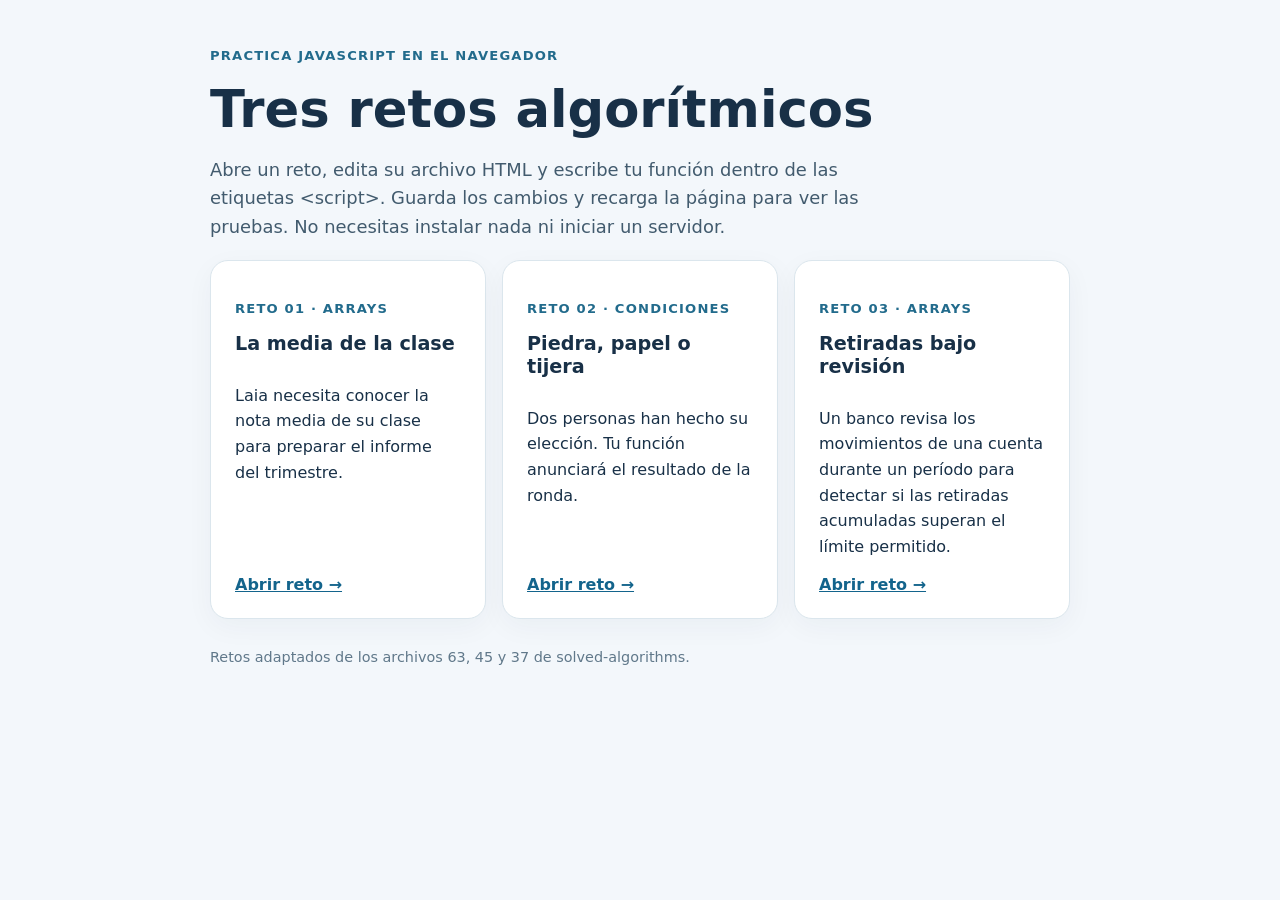
<file: index.html>
<!doctype html><html lang="es"><head><meta charset="utf-8"><meta name="viewport" content="width=device-width,initial-scale=1"><title>Retos algorítmicos en HTML</title><link rel="stylesheet" href="estilos.css"></head><body><main><header><p class="eyebrow">Practica JavaScript en el navegador</p><h1>Tres retos algorítmicos</h1><p class="intro">Abre un reto, edita su archivo HTML y escribe tu función dentro de las etiquetas &lt;script&gt;. Guarda los cambios y recarga la página para ver las pruebas. No necesitas instalar nada ni iniciar un servidor.</p></header><section class="tarjetas" aria-label="Retos disponibles"><article class="tarjeta"><p class="eyebrow">Reto 01 · Arrays</p><h2>La media de la clase</h2><p>Laia necesita conocer la nota media de su clase para preparar el informe del trimestre.</p><a href="01-media-clase.html">Abrir reto →</a></article><article class="tarjeta"><p class="eyebrow">Reto 02 · Condiciones</p><h2>Piedra, papel o tijera</h2><p>Dos personas han hecho su elección. Tu función anunciará el resultado de la ronda.</p><a href="02-piedra-papel-tijera.html">Abrir reto →</a></article><article class="tarjeta"><p class="eyebrow">Reto 03 · Arrays</p><h2>Retiradas bajo revisión</h2><p>Un banco revisa los movimientos de una cuenta durante un período para detectar si las retiradas acumuladas superan el límite permitido.</p><a href="03-retiradas.html">Abrir reto →</a></article></section><footer>Retos adaptados de los archivos 63, 45 y 37 de solved-algorithms.</footer></main></body></html>
</file>
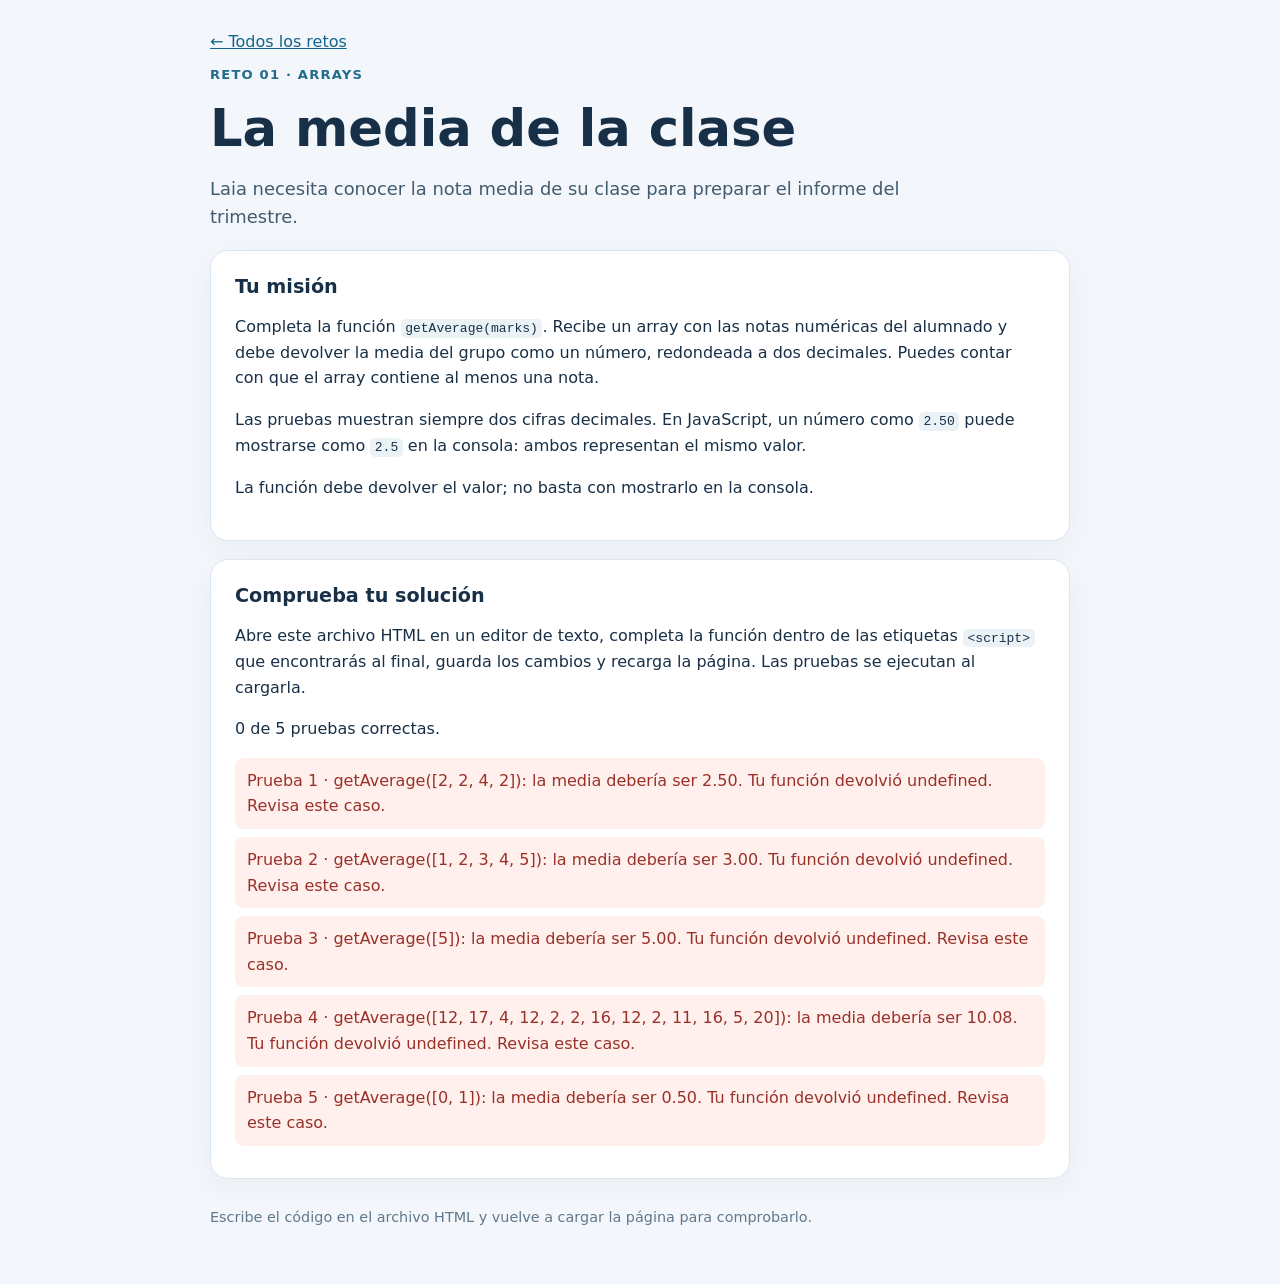
<file: 01-media-clase.html>
<!doctype html>
<html lang="es">

<head>
  <meta charset="utf-8">
  <meta name="viewport" content="width=device-width,initial-scale=1">
  <title>La media de la clase</title>
  <link rel="stylesheet" href="estilos.css">
  <script src="retos.js" defer></script>
</head>

<body data-reto="media">
  <main>
    <header><a href="index.html">← Todos los retos</a>
      <p class="eyebrow">Reto 01 · Arrays</p>
      <h1>La media de la clase</h1>
      <p class="intro">Laia necesita conocer la nota media de su clase para preparar el informe del trimestre.</p>
    </header>
    <section class="panel">
      <h2>Tu misión</h2>
      <p>Completa la función <code>getAverage(marks)</code>. Recibe un array con las notas numéricas del alumnado y debe
        devolver la media del grupo como un número, redondeada a dos decimales. Puedes contar con que el array contiene
        al menos una nota.</p>
      <p>Las pruebas muestran siempre dos cifras decimales. En JavaScript, un número como <code>2.50</code> puede
        mostrarse como <code>2.5</code> en la consola: ambos representan el mismo valor.</p>
      <p>La función debe devolver el valor; no basta con mostrarlo en la consola.</p>
    </section>
    <section class="panel">
      <h2>Comprueba tu solución</h2>
      <p>Abre este archivo HTML en un editor de texto, completa la función dentro de las etiquetas
        <code>&lt;script&gt;</code> que encontrarás al final, guarda los cambios y recarga la página. Las pruebas se
        ejecutan al cargarla.
      </p>
      <p id="resumen" aria-live="polite"></p>
      <ul id="resultados" class="resultados" aria-live="polite"></ul>
    </section>
    <footer>Escribe el código en el archivo HTML y vuelve a cargar la página para comprobarlo.</footer>
  </main>

  <!-- CÓDIGO DEL ALUMNADO: escribe dentro de la función y conserva las llamadas de prueba. -->

  <script>
    function getAverage(marks) {
      // Escribe tu código aquí.

    }

    // Llamadas de prueba: comprueba el resultado en la consola del navegador.
    console.log(getAverage([2, 2, 4, 2])); // Se espera 2.50
    console.log(getAverage([1, 2, 3, 4, 5])); // Se espera 3.00
    console.log(getAverage([5])); // Se espera 5.00
    console.log(getAverage([12, 17, 4, 12, 2, 2, 16, 12, 2, 11, 16, 5, 20])); // Se espera 10.08
    console.log(getAverage([0, 1])); // Se espera 0.50
  </script>

  <!-- FIN DEL CÓDIGO DEL ALUMNADO -->

</body>

</html>
</file>
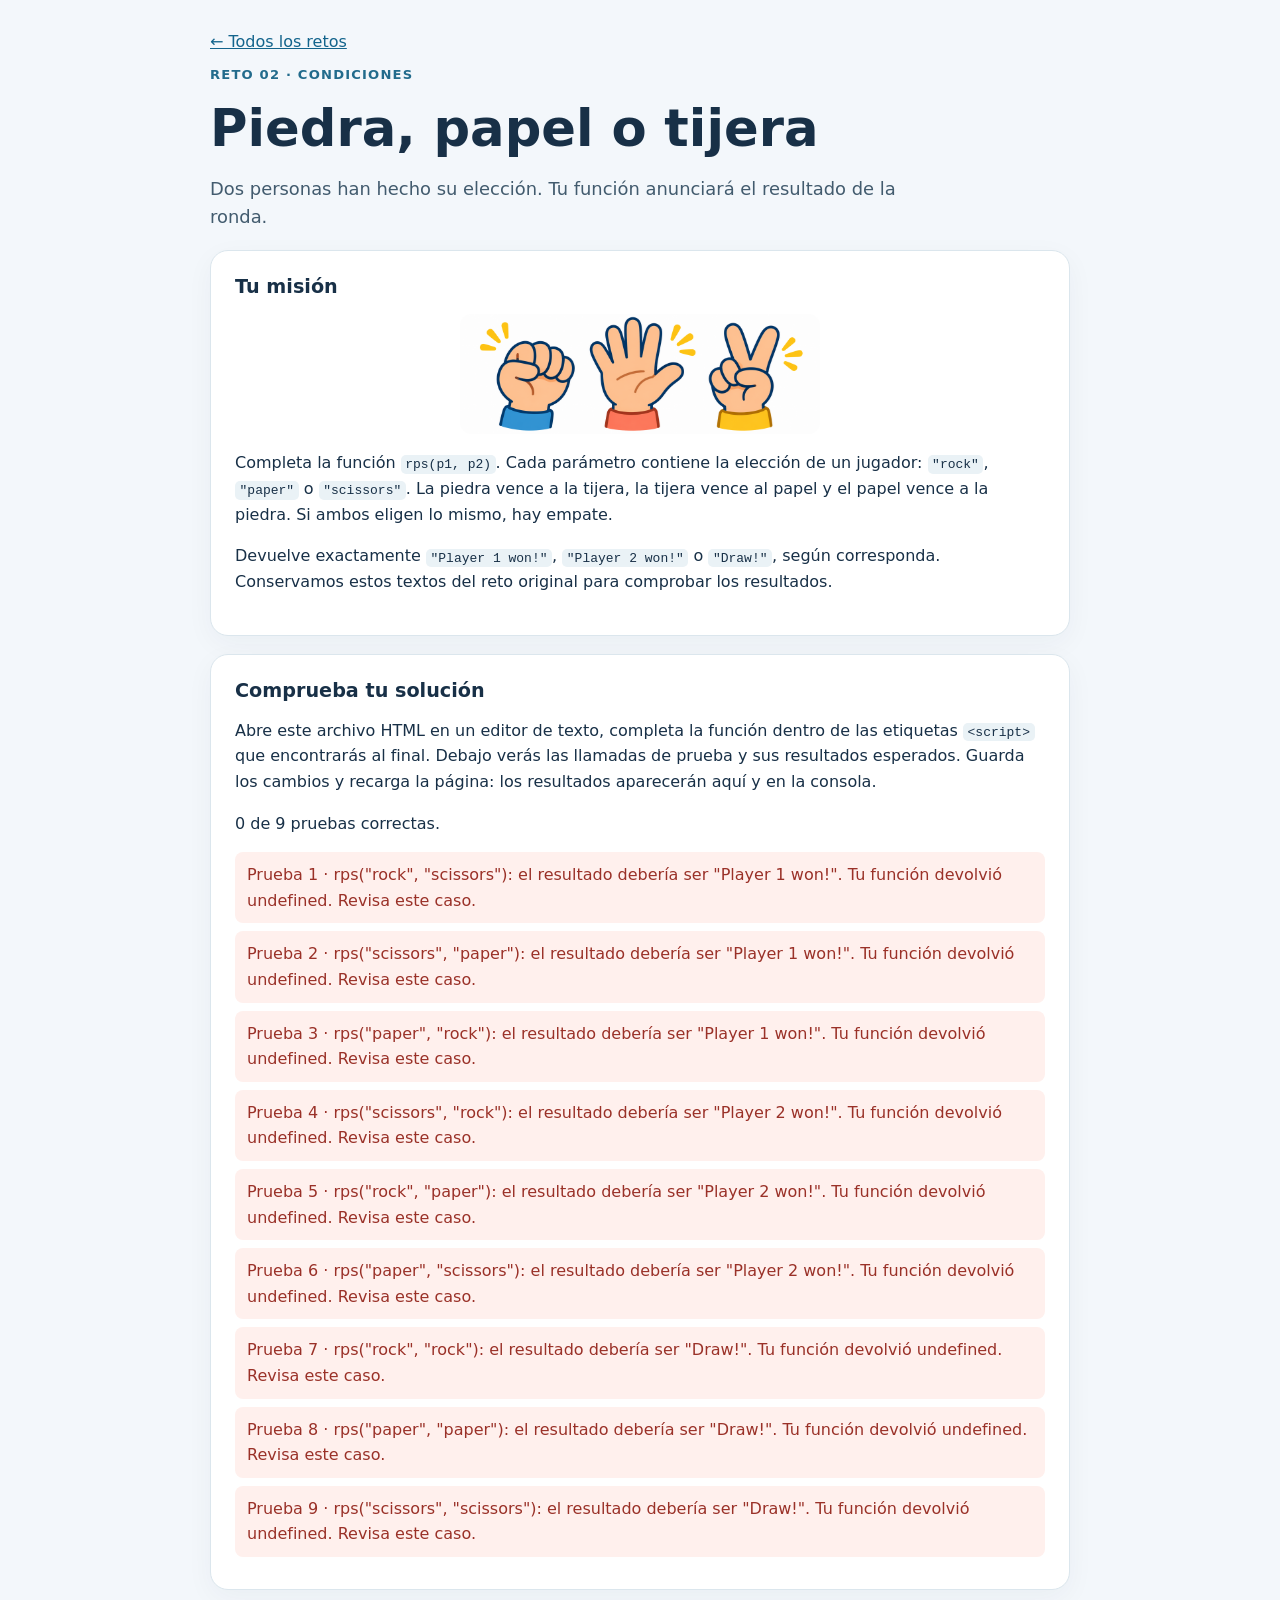
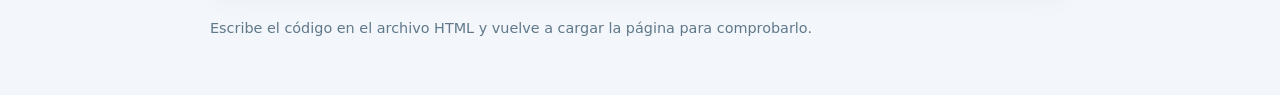
<file: 02-piedra-papel-tijera.html>
<!doctype html>
<html lang="es">

<head>
  <meta charset="utf-8">
  <meta name="viewport" content="width=device-width,initial-scale=1">
  <title>Piedra, papel o tijera</title>
  <link rel="stylesheet" href="estilos.css">
  <script src="retos.js" defer></script>
</head>
<body data-reto="juego">
  <main>
    <header>
      <a href="index.html">← Todos los retos</a>
      <p class="eyebrow">Reto 02 · Condiciones</p>
      <h1>Piedra, papel o tijera</h1>
      <p class="intro">Dos personas han hecho su elección. Tu función anunciará el resultado de la ronda.</p>
    </header>
    <section class="panel">
      <h2>Tu misión</h2>
      <img class="ilustracion" src="piedra-papel-tijera.png" alt="Tres manos que representan piedra, papel y tijera">
      <p>Completa la función <code>rps(p1, p2)</code>. Cada parámetro contiene la elección de un jugador: <code>"rock"</code>, <code>"paper"</code> o <code>"scissors"</code>. La piedra vence a la tijera, la tijera vence al papel y el papel vence a la piedra. Si ambos eligen lo mismo, hay empate.</p>
      <p>Devuelve exactamente <code>"Player 1 won!"</code>, <code>"Player 2 won!"</code> o <code>"Draw!"</code>, según corresponda. Conservamos estos textos del reto original para comprobar los resultados.</p>
    </section>
    <section class="panel">
      <h2>Comprueba tu solución</h2>
      <p>Abre este archivo HTML en un editor de texto, completa la función dentro de las etiquetas <code>&lt;script&gt;</code> que encontrarás al final. Debajo verás las llamadas de prueba y sus resultados esperados. Guarda los cambios y recarga la página: los resultados aparecerán aquí y en la consola.</p>
      <p id="resumen" aria-live="polite"></p>
      <ul id="resultados" class="resultados" aria-live="polite"></ul>
    </section>

    <footer>Escribe el código en el archivo HTML y vuelve a cargar la página para comprobarlo.</footer>
  </main>

  <!-- CÓDIGO DEL ALUMNADO: escribe dentro de la función y conserva las llamadas de prueba. -->

  <script>
    function rps(p1, p2) {
      // Escribe tu código aquí.
    }

    // Llamadas de prueba: comprueba el resultado en la consola del navegador.
    console.log(rps("rock", "scissors")); // Se espera "Player 1 won!"
    console.log(rps("scissors", "paper")); // Se espera "Player 1 won!"
    console.log(rps("paper", "rock")); // Se espera "Player 1 won!"
    console.log(rps("scissors", "rock")); // Se espera "Player 2 won!"
    console.log(rps("rock", "paper")); // Se espera "Player 2 won!"
    console.log(rps("paper", "scissors")); // Se espera "Player 2 won!"
    console.log(rps("rock", "rock")); // Se espera "Draw!"
    console.log(rps("paper", "paper")); // Se espera "Draw!"
    console.log(rps("scissors", "scissors")); // Se espera "Draw!"
</script>

  <!-- FIN DEL CÓDIGO DEL ALUMNADO -->

</body>

</html>
</file>
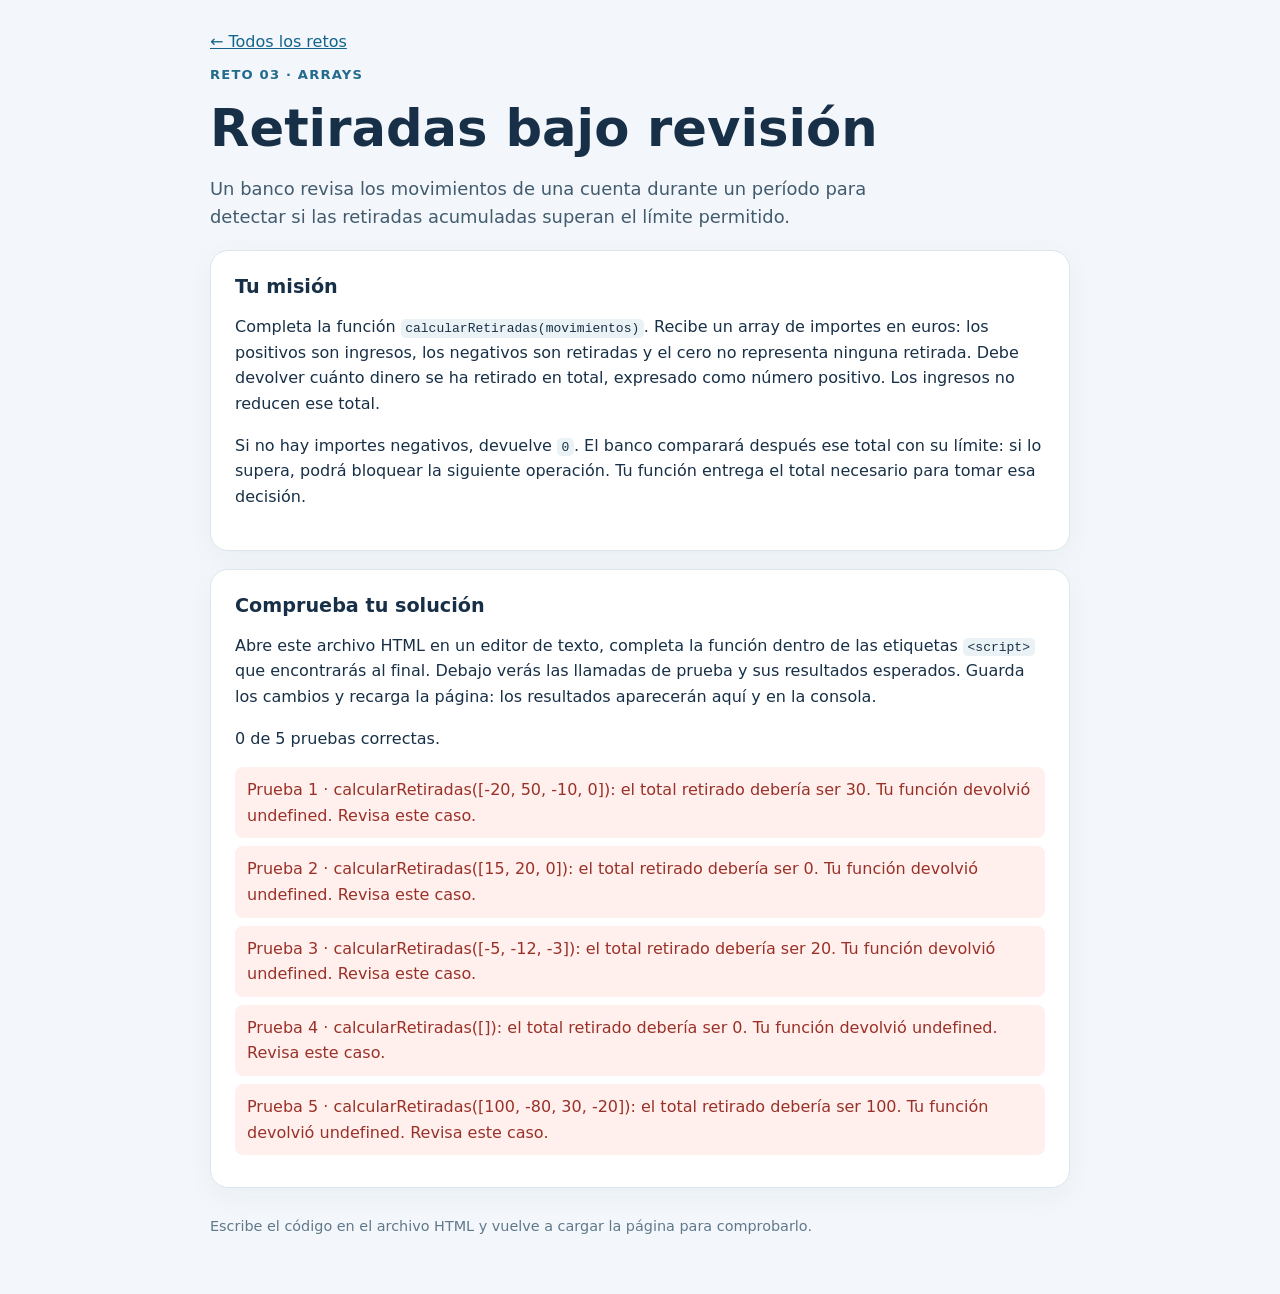
<file: 03-retiradas.html>
<!doctype html>
<html lang="es">

<head>
  <meta charset="utf-8">
  <meta name="viewport" content="width=device-width,initial-scale=1">
  <title>Retiradas bajo revisión</title>
  <link rel="stylesheet" href="estilos.css">
  <script src="retos.js" defer></script>
</head>
<body data-reto="retiradas">
  <main>
    <header>
      <a href="index.html">← Todos los retos</a>
      <p class="eyebrow">Reto 03 · Arrays</p>
      <h1>Retiradas bajo revisión</h1>
      <p class="intro">Un banco revisa los movimientos de una cuenta durante un período para detectar si las retiradas acumuladas superan el límite permitido.</p>
    </header>
    <section class="panel">
      <h2>Tu misión</h2>
      <p>Completa la función <code>calcularRetiradas(movimientos)</code>. Recibe un array de importes en euros: los positivos son ingresos, los negativos son retiradas y el cero no representa ninguna retirada. Debe devolver cuánto dinero se ha retirado en total, expresado como número positivo. Los ingresos no reducen ese total.</p>
      <p>Si no hay importes negativos, devuelve <code>0</code>. El banco comparará después ese total con su límite: si lo supera, podrá bloquear la siguiente operación. Tu función entrega el total necesario para tomar esa decisión.</p>
    </section>
    <section class="panel">
      <h2>Comprueba tu solución</h2>
      <p>Abre este archivo HTML en un editor de texto, completa la función dentro de las etiquetas <code>&lt;script&gt;</code> que encontrarás al final. Debajo verás las llamadas de prueba y sus resultados esperados. Guarda los cambios y recarga la página: los resultados aparecerán aquí y en la consola.</p>
      <p id="resumen" aria-live="polite"></p>
      <ul id="resultados" class="resultados" aria-live="polite"></ul>
    </section>

    <footer>Escribe el código en el archivo HTML y vuelve a cargar la página para comprobarlo.</footer>
  </main>

  <!-- CÓDIGO DEL ALUMNADO: escribe dentro de la función y conserva las llamadas de prueba. -->

  <script>
    function calcularRetiradas(movimientos) {
      // Escribe tu código aquí.
    }

    // Llamadas de prueba: comprueba el resultado en la consola del navegador.
    console.log(calcularRetiradas([-20, 50, -10, 0])); // Se espera 30
    console.log(calcularRetiradas([15, 20, 0])); // Se espera 0
    console.log(calcularRetiradas([-5, -12, -3])); // Se espera 20
    console.log(calcularRetiradas([])); // Se espera 0
    console.log(calcularRetiradas([100, -80, 30, -20])); // Se espera 100
</script>

  <!-- FIN DEL CÓDIGO DEL ALUMNADO -->

</body>

</html>
</file>
<file: estilos.css>
:root{font-family:system-ui,Segoe UI,sans-serif;color:#183047;background:#f3f7fb}*{box-sizing:border-box}body{margin:0}main{max-width:900px;margin:auto;padding:32px 20px 60px}.eyebrow{color:#226b8c;font-size:.82rem;font-weight:800;letter-spacing:.09em;text-transform:uppercase}h1{font-size:clamp(2rem,5vw,3.2rem);line-height:1.1;margin:.3em 0}h2{font-size:1.2rem;margin:0 0 12px}p,li{line-height:1.6}a{color:#13648c}.intro{font-size:1.12rem;color:#425b6e;max-width:700px}.panel,.tarjeta{background:#fff;border:1px solid #dbe6ed;border-radius:18px;box-shadow:0 8px 28px #1830470b;padding:24px;margin:18px 0}.tarjetas{display:grid;grid-template-columns:repeat(auto-fit,minmax(230px,1fr));gap:16px}.tarjeta{margin:0;display:flex;flex-direction:column}.tarjeta a{margin-top:auto;font-weight:700}code{background:#eaf2f6;padding:.13em .35em;border-radius:5px}textarea{width:100%;min-height:220px;resize:vertical;border:1px solid #9bb3c3;border-radius:12px;padding:16px;background:#102636;color:#eaf7ff;font:15px/1.5 Consolas,monospace}textarea:focus,button:focus-visible,a:focus-visible{outline:3px solid #edaa50;outline-offset:3px}button{border:0;border-radius:10px;padding:12px 18px;background:#16678f;color:#fff;font:inherit;font-weight:700;cursor:pointer}button:hover{background:#0f4d6b}.acciones{display:flex;align-items:center;gap:12px;flex-wrap:wrap;margin-top:14px}.resultados{list-style:none;padding:0;margin:16px 0 0}.resultados li{padding:10px 12px;margin:8px 0;border-radius:8px;background:#f2f5f7}.resultados .bien{background:#e3f5e9;color:#165f37}.resultados .mal{background:#fff0ed;color:#9a3128}.ilustracion{display:block;width:min(100%,360px);height:auto;border-radius:12px;margin:16px auto}footer{margin-top:30px;color:#60788a;font-size:.9rem}
</file>
